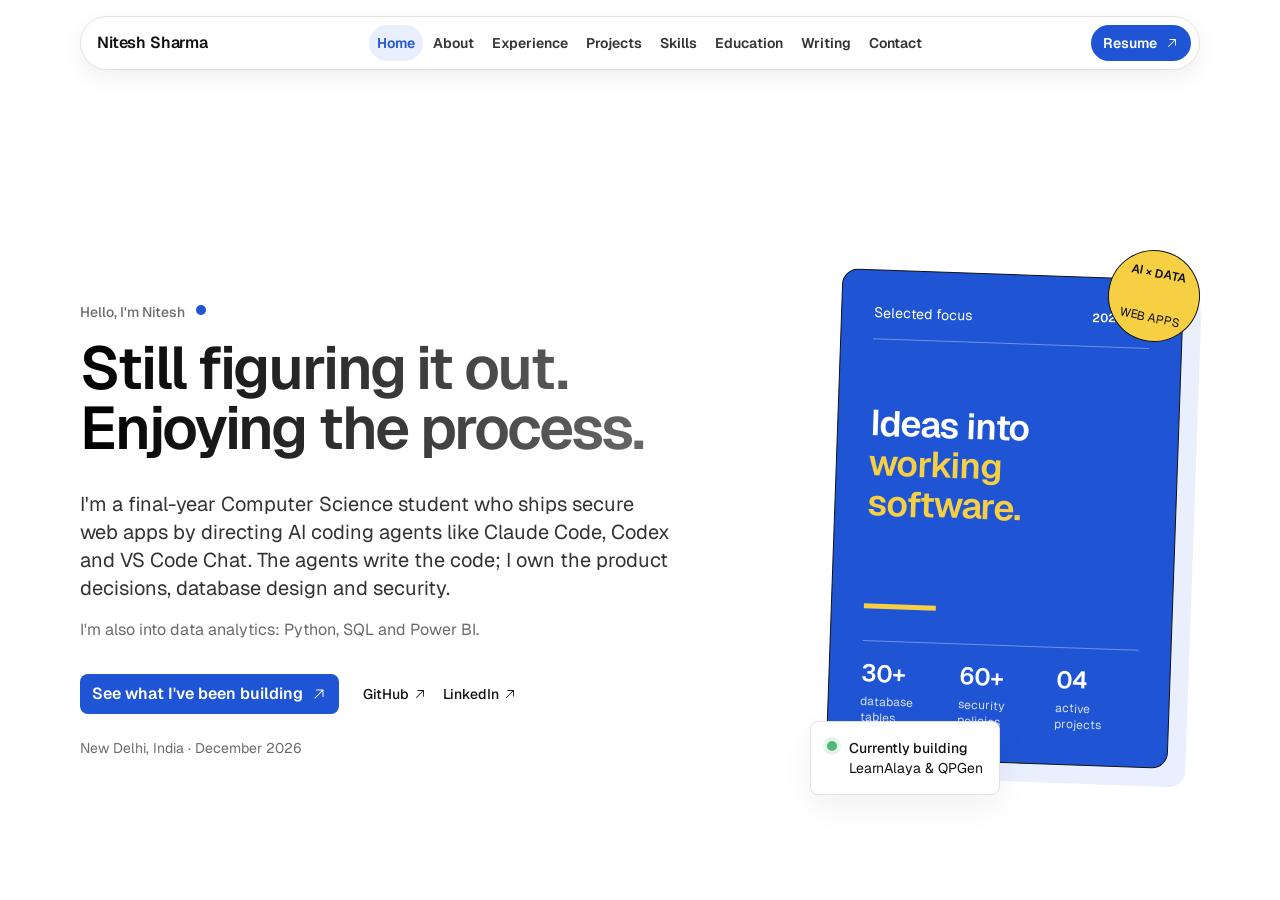
<file: index.html>
<!doctype html>
<html lang="en">
  <head>
    <meta charset="UTF-8" />
    <meta name="viewport" content="width=device-width, initial-scale=1" />
    <meta name="description" content="Nitesh Sharma — final-year CS student who ships secure web apps with AI coding agents, and explores data with Python, SQL and Power BI." />
    <meta name="theme-color" content="#ffffff" />
    <meta property="og:title" content="Nitesh Sharma. A corner of the internet" />
    <meta property="og:description" content="Nitesh Sharma — final-year CS student who ships secure web apps with AI coding agents, and explores data with Python, SQL and Power BI." />
    <meta property="og:type" content="website" />
    <meta name="twitter:card" content="summary" />
    <title>Nitesh Sharma. A corner of the internet</title>
    <link rel="preconnect" href="https://fonts.googleapis.com" />
    <link rel="preconnect" href="https://fonts.gstatic.com" crossorigin />
    <link href="https://fonts.googleapis.com/css2?family=Geist:wght@400;500;600&display=swap" rel="stylesheet" />
    <link rel="stylesheet" href="styles.css" />
    <link rel="icon" href="data:image/svg+xml,%3Csvg xmlns='http://www.w3.org/2000/svg' viewBox='0 0 32 32'%3E%3Crect width='32' height='32' rx='8' fill='%231f55d4'/%3E%3Ctext x='16' y='22' text-anchor='middle' font-family='Arial,sans-serif' font-size='17' font-weight='700' fill='white'%3EN%3C/text%3E%3C/svg%3E" />
  </head>
  <body>
    <a class="skip-link" href="#main-content">Skip to content</a>
    <header class="site-header">
      <a class="wordmark" href="#top">Nitesh Sharma</a>
      <button class="nav-toggle" type="button" aria-expanded="false" aria-controls="site-nav">Menu</button>
      <nav class="site-nav" id="site-nav" aria-label="Primary navigation">
        <a href="#top" aria-current="true">Home</a>
        <a href="#about">About</a>
        <a href="#experience">Experience</a>
        <a href="#projects">Projects</a>
        <a href="#skills">Skills</a>
        <a href="#education">Education</a>
        <a href="#writing">Writing</a>
        <a href="#contact">Contact</a>
      </nav>
      <a class="button-link button-link--small" href="nitesh-details/Nitesh_Sharma_Resume.pdf" target="_blank" rel="noopener" aria-label="View resume">Resume <svg class="icon icon-arrow" viewBox="0 0 256 256" aria-hidden="true" focusable="false"><path d="M200,64V168a8,8,0,0,1-16,0V83.31L69.66,197.66a8,8,0,0,1-11.32-11.32L172.69,72H88a8,8,0,0,1,0-16H192A8,8,0,0,1,200,64Z"/></svg></a>
    </header>

    <main id="main-content">
      <section class="hero page-section is-active" id="top" data-page-section="top" aria-labelledby="hero-title">
        <div class="container hero-grid">
          <div class="hero-copy">
            <p class="eyebrow">Hello, I'm Nitesh <span class="eyebrow-dot" role="img" aria-label="spider-sense"></span></p>
            <h1 id="hero-title">Still figuring it out.<br /><em>Enjoying the process.</em></h1>
            <p class="lede">I'm a final-year Computer Science student who ships secure web apps by directing AI coding agents like Claude Code, Codex and VS Code Chat. The agents write the code; I own the product decisions, database design and security.</p>
            <p class="lede lede-small">I'm also into data analytics: Python, SQL and Power BI.</p>
            <div class="hero-actions">
              <a class="button-link" href="#projects">See what I've been building <svg class="icon icon-arrow" viewBox="0 0 256 256" aria-hidden="true" focusable="false"><path d="M200,64V168a8,8,0,0,1-16,0V83.31L69.66,197.66a8,8,0,0,1-11.32-11.32L172.69,72H88a8,8,0,0,1,0-16H192A8,8,0,0,1,200,64Z"/></svg></a>
              <span class="hero-links"><a href="https://github.com/niteshcore" target="_blank" rel="noopener">GitHub <svg class="icon icon-arrow" viewBox="0 0 256 256" aria-hidden="true" focusable="false"><path d="M200,64V168a8,8,0,0,1-16,0V83.31L69.66,197.66a8,8,0,0,1-11.32-11.32L172.69,72H88a8,8,0,0,1,0-16H192A8,8,0,0,1,200,64Z"/></svg></a><a href="https://www.linkedin.com/in/niteshscore/" target="_blank" rel="noopener">LinkedIn <svg class="icon icon-arrow" viewBox="0 0 256 256" aria-hidden="true" focusable="false"><path d="M200,64V168a8,8,0,0,1-16,0V83.31L69.66,197.66a8,8,0,0,1-11.32-11.32L172.69,72H88a8,8,0,0,1,0-16H192A8,8,0,0,1,200,64Z"/></svg></a></span>
            </div>
            <p class="location-note">New Delhi, India · <span id="current-date"></span></p>
          </div>
          <div class="hero-visual" aria-label="A snapshot of Nitesh's work">
            <div class="hero-panel">
              <div class="hero-panel-top"><span>Selected focus</span><strong>2026 / 27</strong></div>
              <p class="hero-panel-title">Ideas into<br /><em>working software.</em></p>
              <div class="hero-panel-rule"></div>
              <div class="hero-metrics">
                <div><strong>30+</strong><span>database tables</span></div>
                <div><strong>60+</strong><span>security policies</span></div>
                <div><strong>04</strong><span>active projects</span></div>
              </div>
            </div>
            <div class="hero-note">
              <span class="hero-note-dot"></span>
              <div><strong>Currently building</strong><br />LearnAlaya &amp; QPGen</div>
            </div>
            <div class="hero-stamp">AI × DATA<br /><span>WEB APPS</span></div>
          </div>
        </div>
      </section>

      <section class="section section--soft page-section" id="about" data-page-section="about" aria-labelledby="about-title">
        <div class="container about-grid">
          <div class="about-copy">
            <p class="eyebrow">A little more about me</p>
            <h2 id="about-title">About<span class="accent">.</span></h2>
            <p class="about-lead">I'm interested in the space where <strong>ideas become working software</strong>. I've built a certificate verification portal for an animation studio, I'm building a full coaching-institute platform for a client, and I made QPGen, an AI question paper generator. On the side, I enjoy cleaning messy datasets and finding patterns in them.</p>
            <p>I'm currently pursuing a B.Tech in Computer Science &amp; Engineering at K.R. Mangalam University. I expect to graduate in July 2027.</p>
          </div>
          <aside class="snapshot-card" aria-labelledby="currently-title">
            <p class="eyebrow">A live snapshot</p>
            <h3 class="snapshot-heading" id="currently-title">Currently<span class="accent">.</span></h3>
            <div class="snapshot-list" id="snapshot-list"></div>
          </aside>
        </div>
      </section>

      <div class="tagline-section page-section" data-page-section="about" aria-hidden="true">
        <div class="container">
          <p class="tagline">The agent is fast.<br />Being responsible for what it ships is still my job.</p>
        </div>
      </div>

      <section class="section page-section" id="experience" data-page-section="experience" aria-labelledby="experience-title">
        <div class="container">
          <div class="section-head">
            <p class="eyebrow">Where I've worked</p>
            <h2 id="experience-title">Experience<span class="accent">.</span></h2>
          </div>
          <div class="experience-list" id="experience-list"></div>
        </div>
      </section>

      <section class="section section--soft page-section" id="projects" data-page-section="projects" aria-labelledby="projects-title">
        <div class="container">
          <div class="section-head">
            <p class="eyebrow">Selected work</p>
            <h2 id="projects-title">Projects<span class="accent">.</span></h2>
          </div>
          <div class="featured-list" id="featured-list"></div>
          <div class="projects-grid" id="projects-list"></div>
        </div>
      </section>

      <section class="section page-section" id="skills" data-page-section="skills" aria-labelledby="skills-title">
        <div class="container">
          <div class="section-head">
            <p class="eyebrow">The toolkit</p>
            <h2 id="skills-title">Skills<span class="accent">.</span></h2>
          </div>
          <div class="skills-list" id="skills-list"></div>
        </div>
      </section>

      <section class="section section--soft page-section" id="education" data-page-section="education" aria-labelledby="education-title">
        <div class="container education-grid">
          <div>
            <div class="section-head">
              <p class="eyebrow">The groundwork</p>
              <h2 id="education-title">Education &amp; credentials<span class="accent">.</span></h2>
            </div>
            <div class="education-card">
              <span class="item-year">Expected July 2027</span>
              <h3>B.Tech Computer Science &amp; Engineering</h3>
              <p>K.R. Mangalam University · Gurugram, Haryana</p>
            </div>
          </div>
          <div class="credential-list" id="credential-list"></div>
        </div>
      </section>

      <section class="section page-section" id="writing" data-page-section="writing" aria-labelledby="writing-title">
        <div class="container">
          <div class="section-head">
            <p class="eyebrow">Notes, questions &amp; rabbit holes</p>
            <h2 id="writing-title">Thoughts<span class="accent">.</span></h2>
            <p class="section-intro">A place to put things before they disappear. Lessons, observations and unfinished thoughts.</p>
          </div>
          <div class="thoughts-list" id="thoughts-list"></div>
        </div>
      </section>
    </main>

    <footer class="site-footer page-section" id="contact" data-page-section="contact" aria-labelledby="contact-title">
      <div class="container">
        <div class="contact-block">
          <h2 class="contact-title" id="contact-title">Say hello<span class="accent">.</span></h2>
          <a class="contact-email" href="mailto:niteshs11a@gmail.com">niteshs11a@gmail.com</a>
          <div class="social-links">
            <a href="https://github.com/niteshcore" target="_blank" rel="noopener">GitHub <svg class="icon icon-arrow" viewBox="0 0 256 256" aria-hidden="true" focusable="false"><path d="M200,64V168a8,8,0,0,1-16,0V83.31L69.66,197.66a8,8,0,0,1-11.32-11.32L172.69,72H88a8,8,0,0,1,0-16H192A8,8,0,0,1,200,64Z"/></svg></a>
            <a href="https://www.linkedin.com/in/niteshscore/" target="_blank" rel="noopener">LinkedIn <svg class="icon icon-arrow" viewBox="0 0 256 256" aria-hidden="true" focusable="false"><path d="M200,64V168a8,8,0,0,1-16,0V83.31L69.66,197.66a8,8,0,0,1-11.32-11.32L172.69,72H88a8,8,0,0,1,0-16H192A8,8,0,0,1,200,64Z"/></svg></a>
          </div>
        </div>
        <div class="footer-bottom">
          <span>© <span id="year">2026</span> Nitesh Sharma</span>
          <span>Made with data, curiosity, and care.</span>
        </div>
      </div>
    </footer>

    <div class="lightbox" id="lightbox" role="dialog" aria-modal="true" aria-label="Enlarged project image" hidden>
      <button class="lightbox-close" type="button" aria-label="Close image"><svg class="icon" viewBox="0 0 256 256" aria-hidden="true" focusable="false"><path d="M205.66,194.34a8,8,0,0,1-11.32,11.32L128,139.31,61.66,205.66a8,8,0,0,1-11.32-11.32L116.69,128,50.34,61.66A8,8,0,0,1,61.66,50.34L128,116.69l66.34-66.35a8,8,0,0,1,11.32,11.32L139.31,128Z"/></svg></button>
      <img id="lightbox-image" alt="" />
    </div>
    <script src="script.js"></script>
  </body>
</html>
</file>
<file: styles.css>
/* A plain, well-made portfolio: white and warm-grey surfaces, one blue accent, Geist throughout.
   Tailwind type scale, fixed spacing scale, flat backgrounds (the hero heading's text gradient
   is the one exception), one easing curve. */
:root {
    /* Colour */
    --bg:#ffffff;
    --bg-soft:#f6f5f2;
    --surface:#ffffff;
    --surface-glass:rgba(255,255,255,.85);
    --border:#e4e2dd;
    --ink:#111111;
    --ink-soft:#333333;
    --muted:#6b6b6b;
    --accent:#1f55d4;
    --accent-hover:#1a47b2;
    --accent-soft:#e9effc;
    --on-accent:#ffffff;
    --dark:#181818;
    --dark-border:rgba(255,255,255,.14);
    --dark-muted:#9b9b9b;
    --accent-on-dark:#8db0ff;

    /* Shape */
    --radius-sm:6px;
    --radius-md:8px;
    --radius-lg:16px;
    --shadow-nav:0 1px 2px rgba(17,17,17,.04),0 8px 24px rgba(17,17,17,.06);
    --shadow-card:0 12px 32px rgba(17,17,17,.06);

    /* Type */
    --font:"Geist",ui-sans-serif,system-ui,sans-serif;
    --heading-1:600 3.75rem/1 var(--font);
    --heading-2:600 3rem/1 var(--font);
    --heading-3:600 2.25rem/2.5rem var(--font);
    --heading-4:600 1.875rem/2.25rem var(--font);
    --heading-5:600 1.5rem/2rem var(--font);
    --heading-6:600 1.25rem/1.75rem var(--font);
    --title-1:500 1.25rem/1.75rem var(--font);
    --title-6:500 1.5rem/2rem var(--font);
    --body-1:600 1rem/1.5rem var(--font);
    --body-3:400 1rem/1.5rem var(--font);
    --body-6:400 .875rem/1.25rem var(--font);
    --body-7:400 1.25rem/1.75rem var(--font);
    --body-8:400 1.125rem/1.75rem var(--font);
    --button-md:600 1rem/1.5rem var(--font);
    --button-sm:600 .875rem/1.25rem var(--font);
    --caption-1:500 .875rem/1.25rem var(--font);
    --caption-2:400 .875rem/1.25rem var(--font);
    --caption-3:600 .75rem/1rem var(--font);
    --caption-4:500 .75rem/1rem var(--font);
    --caption-5:400 .75rem/1rem var(--font);

    /* Spacing */
    --space-25:2px;
    --space-50:4px;
    --space-75:8px;
    --space-100:12px;
    --space-200:16px;
    --space-300:24px;
    --space-400:32px;
    --space-500:40px;
    --space-600:48px;
    --space-700:64px;
    --space-800:80px;
    --space-900:96px;

    /* Motion */
    --ease:cubic-bezier(.22,1,.36,1);
    --move:500ms;
    --fade:300ms;
    --reveal:700ms;

    /* Layers */
    --z-header:10;
    --z-lightbox:30;
    --z-skip:40
}

*,*::before,*::after {
    box-sizing:border-box
}

html {
    background:var(--bg)
}

body {
    margin:0;
    background:var(--bg);
    color:var(--ink);
    font:var(--body-3);
    -webkit-font-smoothing:antialiased;
    overflow:hidden
}

h1,h2,h3,p {
    margin-top:0
}

em {
    font-style:normal
}

::selection {
    background:var(--accent-soft)
}

:focus-visible {
    outline:2px solid var(--accent);
    outline-offset:var(--space-25)
}

/* Anchor targets stop short of the floating nav */
.icon {
    width:1em;
    height:1em;
    flex:none;
    fill:currentColor;
    transition:transform var(--move) var(--ease)
}

a:hover .icon-arrow,a:focus-visible .icon-arrow {
    transform:translate(2px,-2px)
}

.skip-link {
    position:absolute;
    top:var(--space-200);
    left:var(--space-200);
    z-index:var(--z-skip);
    padding:var(--space-75) var(--space-100);
    border-radius:var(--radius-md);
    background:var(--accent);
    color:var(--on-accent);
    font:var(--button-sm);
    text-decoration:none;
    transform:translateY(-200%);
    transition:transform var(--move) var(--ease)
}

.skip-link:focus {
    transform:none
}

.container {
    width:min(1120px,calc(100% - var(--space-600)));
    margin-inline:auto
}

/* Floating navigation */

.site-header {
    position:fixed;
    top:var(--space-200);
    z-index:var(--z-header);
    width:min(1120px,calc(100% - var(--space-600)));
    max-width:calc(100% - var(--space-400));
    left:50%;
    transform:translateX(-50%);
    margin:0 auto;
    display:flex;
    align-items:center;
    gap:var(--space-400);
    padding:var(--space-75) var(--space-75) var(--space-75) var(--space-200);
    border:1px solid var(--border);
    border-radius:9999px;
    background:var(--surface-glass);
    -webkit-backdrop-filter:blur(16px);
    backdrop-filter:blur(16px);
    box-shadow:var(--shadow-nav)
}

.wordmark {
    font:var(--body-1);
    letter-spacing:-.01em;
    color:var(--ink);
    text-decoration:none;
    white-space:nowrap
}

.site-nav {
    display:flex;
    flex:1;
    justify-content:center;
    gap:var(--space-25)
}

.site-nav a {
    font:var(--button-sm);
    padding:var(--space-75) var(--space-75);
    border-radius:9999px;
    color:var(--ink-soft);
    text-decoration:none;
    transition:background-color var(--fade) var(--ease),color var(--fade) var(--ease)
}

.site-nav a:hover {
    background:var(--bg-soft);
    color:var(--ink)
}

.site-nav a[aria-current=true] {
    background:var(--accent-soft);
    color:var(--accent)
}

.nav-toggle {
    display:none;
    font:var(--button-sm);
    padding:var(--space-75) var(--space-100);
    border:1px solid var(--border);
    border-radius:9999px;
    background:var(--surface);
    color:var(--ink);
    cursor:pointer
}

/* Buttons */

.button-link {
    display:inline-flex;
    align-items:center;
    gap:var(--space-75);
    font:var(--button-md);
    padding:var(--space-75) var(--space-100);
    border-radius:var(--radius-md);
    background:var(--accent);
    color:var(--on-accent);
    text-decoration:none;
    white-space:nowrap;
    transition:background-color var(--fade) var(--ease),transform var(--fade) var(--ease)
}

.button-link:hover {
    background:var(--accent-hover);
    transform:translateY(-1px)
}

.button-link:active {
    transform:scale(.98)
}

.button-link--small {
    font:var(--button-sm);
    border-radius:9999px
}

/* Shared type */

.eyebrow {
    font:var(--caption-1);
    color:var(--muted);
    margin:0 0 var(--space-200)
}

.eyebrow-dot {
    display:inline-block;
    width:10px;
    height:10px;
    border-radius:9999px;
    background:var(--accent);
    margin:0 0 var(--space-25) var(--space-75)
}

h1 {
    width:fit-content;
    max-width:680px;
    font:var(--heading-1);
    letter-spacing:-.035em;
    margin:0 0 var(--space-300);
    padding-bottom:var(--space-75);
    text-wrap:balance;
    background:linear-gradient(90deg,#000000,#666666);
    -webkit-background-clip:text;
    background-clip:text;
    color:transparent
}

h2 {
    font:var(--heading-3);
    letter-spacing:-.025em;
    margin:0;
    text-wrap:balance
}

.accent {
    color:var(--accent)
}

.section-head {
    max-width:680px;
    margin-bottom:var(--space-600)
}

.section-intro {
    font:var(--body-8);
    color:var(--muted);
    margin:var(--space-200) 0 0;
    text-wrap:pretty
}

/* Hero */

.hero {
    padding:var(--space-600) 0
}

.hero-grid {
    display:grid;
    grid-template-columns:minmax(0,1.05fr) minmax(300px,.8fr);
    gap:var(--space-800);
    align-items:center;
    min-height:calc(100vh - var(--space-700))
}

.hero-visual {
    position:relative;
    width:min(100%,390px);
    justify-self:end;
    padding:var(--space-300) var(--space-300) var(--space-600)
}

.hero-panel {
    position:relative;
    min-height:390px;
    padding:var(--space-400);
    border:1px solid var(--ink);
    border-radius:var(--radius-lg);
    background:var(--accent);
    color:var(--on-accent);
    box-shadow:18px 18px 0 var(--accent-soft);
    transform:rotate(2deg)
}

.hero-panel-top {
    display:flex;
    justify-content:space-between;
    padding-bottom:var(--space-200);
    border-bottom:1px solid rgba(255,255,255,.35);
    font:var(--caption-2)
}

.hero-panel-top strong {
    font:var(--caption-3)
}

.hero-panel-title {
    margin:var(--space-700) 0 var(--space-800);
    font:var(--heading-3);
    letter-spacing:-.03em
}

.hero-panel-title em {
    color:#f6cf43
}

.hero-panel-rule {
    width:72px;
    height:5px;
    margin-bottom:var(--space-400);
    background:#f6cf43
}

.hero-metrics {
    display:grid;
    grid-template-columns:repeat(3,1fr);
    gap:var(--space-200);
    padding-top:var(--space-200);
    border-top:1px solid rgba(255,255,255,.35)
}

.hero-metrics div {
    display:grid;
    gap:var(--space-50)
}

.hero-metrics strong {
    font:var(--heading-5)
}

.hero-metrics span {
    font:var(--caption-5);
    color:rgba(255,255,255,.8)
}

.hero-note {
    position:absolute;
    left:0;
    bottom:var(--space-200);
    display:flex;
    align-items:flex-start;
    gap:var(--space-100);
    padding:var(--space-200);
    border:1px solid var(--border);
    border-radius:var(--radius-md);
    background:var(--surface);
    box-shadow:var(--shadow-card);
    font:var(--caption-2)
}

.hero-note strong {
    font:var(--caption-1)
}

.hero-note-dot {
    width:10px;
    height:10px;
    margin-top:3px;
    border-radius:50%;
    background:#54b77a;
    box-shadow:0 0 0 4px #e5f5ea
}

.hero-stamp {
    position:absolute;
    top:0;
    right:0;
    display:grid;
    place-items:center;
    width:92px;
    height:92px;
    border:1px solid var(--ink);
    border-radius:50%;
    background:#f6cf43;
    color:var(--ink);
    font:var(--caption-3);
    line-height:1.2;
    text-align:center;
    transform:rotate(12deg)
}

.hero-stamp span {
    font:var(--caption-5)
}

.lede {
    font:var(--body-7);
    color:var(--ink-soft);
    max-width:600px;
    margin:0 0 var(--space-200);
    text-wrap:pretty
}

.lede-small {
    font:var(--body-3);
    color:var(--muted);
    max-width:480px
}

.hero-actions {
    display:flex;
    flex-wrap:wrap;
    align-items:center;
    gap:var(--space-200) var(--space-300);
    margin-top:var(--space-400)
}

.hero-links {
    display:inline-flex;
    gap:var(--space-200)
}

.hero-links a {
    display:inline-flex;
    align-items:center;
    gap:var(--space-50);
    font:var(--caption-1);
    color:var(--ink);
    text-decoration:none;
    transition:color var(--fade) var(--ease)
}

.hero-links a:hover {
    color:var(--accent)
}

.location-note {
    font:var(--caption-2);
    color:var(--muted);
    margin:var(--space-300) 0 0
}

/* Section switcher */

main {
    height:100vh;
    padding-top:var(--space-700)
}

.page-section {
    display:none;
    height:100%;
    overflow-y:auto;
    scrollbar-width:none;
}

.page-section::-webkit-scrollbar {
    display:none
}

.page-section.is-active {
    display:block;
    animation:section-in var(--fade) var(--ease)
}

.page-section.section {
    display:none;
    align-items:center
}

.page-section.section.is-active {
    display:flex
}

.page-section.section > .container {
    width:min(1120px,calc(100% - var(--space-600)))
}

.page-section[aria-hidden=true] {
    display:none
}

.section {
    padding:var(--space-900) 0
}

.section--soft {
    background:var(--bg-soft)
}

/* About with a live snapshot beside it */

.about-grid {
    display:grid;
    grid-template-columns:minmax(0,1fr) 380px;
    gap:var(--space-700);
    align-items:start
}

.about-copy h2 {
    margin-bottom:var(--space-400)
}

.about-lead {
    font:var(--title-6);
    letter-spacing:-.01em;
    margin:0 0 var(--space-300);
    max-width:640px;
    text-wrap:pretty
}

.about-copy p:last-child {
    font:var(--body-3);
    color:var(--muted);
    max-width:560px;
    margin:0
}

.snapshot-card {
    padding:var(--space-300);
    border:1px solid var(--border);
    border-radius:var(--radius-lg);
    background:var(--surface)
}

.snapshot-card .eyebrow {
    margin-bottom:var(--space-50)
}

.snapshot-heading {
    font:var(--heading-5);
    letter-spacing:-.015em;
    margin:0 0 var(--space-300)
}

.snapshot-item+.snapshot-item {
    border-top:1px solid var(--border);
    padding-top:var(--space-200);
    margin-top:var(--space-200)
}

.snapshot-label {
    font:var(--caption-3);
    color:var(--accent);
    letter-spacing:.04em;
    text-transform:uppercase
}

.snapshot-title {
    font:var(--body-1);
    margin:var(--space-50) 0 0
}

.snapshot-item p {
    font:var(--body-6);
    color:var(--muted);
    margin:var(--space-50) 0 0
}

/* Tagline: words light up as it scrolls into view */

.tagline-section {
    padding:var(--space-800) 0
}

.tagline {
    max-width:960px;
    margin:0;
    padding-left:var(--space-300);
    border-left:4px solid var(--accent);
    font:var(--heading-3);
    letter-spacing:-.025em;
    text-wrap:balance
}

.tagline .word {
    opacity:.3;
    transition:opacity var(--move) var(--ease)
}

.tagline .word.is-lit {
    opacity:1
}

/* Experience */

.experience-item {
    display:grid;
    grid-template-columns:260px minmax(0,1fr);
    gap:var(--space-500);
    padding:var(--space-400) 0;
    border-top:1px solid var(--border)
}

.experience-item:last-child {
    border-bottom:1px solid var(--border)
}

.experience-item h3 {
    font:var(--heading-6);
    letter-spacing:-.01em;
    margin:0
}

.item-meta {
    font:var(--body-6);
    color:var(--muted);
    margin:var(--space-50) 0 0
}

.experience-item>ul {
    font:var(--body-3);
    color:var(--ink-soft);
    margin:0;
    padding:0;
    list-style:none;
    max-width:640px
}

.experience-item li {
    position:relative;
    padding-left:var(--space-300)
}

.experience-item li::before {
    content:"";
    position:absolute;
    left:0;
    top:var(--space-75);
    width:8px;
    height:8px;
    border-radius:9999px;
    background:var(--accent)
}

.experience-item li+li {
    margin-top:var(--space-75)
}

/* Projects */

.featured-list {
    display:grid;
    gap:var(--space-300);
    margin-bottom:var(--space-300)
}

.projects-grid {
    display:grid;
    grid-template-columns:repeat(2,minmax(0,1fr));
    gap:var(--space-300)
}

.project-card {
    display:flex;
    flex-direction:column;
    padding:var(--space-300);
    border:1px solid var(--border);
    border-radius:var(--radius-lg);
    background:var(--surface);
    transition:box-shadow var(--fade) var(--ease)
}

.project-card:hover {
    box-shadow:var(--shadow-card)
}

.project-card--featured {
    display:grid;
    grid-template-columns:minmax(0,1.1fr) minmax(0,1fr);
    gap:var(--space-500);
    align-items:start
}

.project-media {
    display:grid;
    gap:var(--space-100)
}

.project-body {
    display:flex;
    flex-direction:column;
    flex:1;
    min-width:0
}

.project-gallery {
    display:grid;
    grid-template-columns:repeat(3,minmax(0,1fr));
    gap:var(--space-100)
}

.gallery-item {
    margin:0;
    min-width:0
}

.gallery-thumb {
    display:block;
    width:100%;
    padding:0;
    overflow:hidden;
    border:1px solid var(--border);
    border-radius:var(--radius-md);
    background:var(--bg-soft);
    cursor:zoom-in
}

.gallery-thumb img {
    display:block;
    width:100%;
    aspect-ratio:16/10;
    object-fit:cover;
    object-position:top;
    transition:transform var(--move) var(--ease)
}

.gallery-thumb:hover img {
    transform:scale(1.02)
}

.gallery-item figcaption {
    font:var(--caption-5);
    color:var(--muted);
    margin-top:var(--space-50)
}

.project-number {
    font:var(--caption-3);
    color:var(--accent);
    letter-spacing:.04em
}

.project-card h3 {
    font:var(--heading-5);
    letter-spacing:-.015em;
    margin:var(--space-75) 0 var(--space-50)
}

.project-summary {
    font:var(--body-6);
    color:var(--muted);
    margin:0 0 var(--space-200)
}

.project-description {
    font:var(--body-3);
    color:var(--ink-soft);
    margin:0 0 var(--space-200);
    text-wrap:pretty
}

.tech-list {
    display:flex;
    flex-wrap:wrap;
    gap:var(--space-75);
    list-style:none;
    margin:0 0 var(--space-300);
    padding:0
}

.tech-list li {
    font:var(--caption-4);
    color:var(--ink-soft);
    padding:var(--space-25) var(--space-75);
    border:1px solid var(--border);
    border-radius:var(--radius-sm);
    background:var(--bg-soft)
}

.project-links {
    display:flex;
    flex-wrap:wrap;
    gap:var(--space-75) var(--space-300);
    margin-top:auto
}

.project-link {
    display:inline-flex;
    align-items:center;
    gap:var(--space-50);
    font:var(--button-sm);
    color:var(--accent);
    text-decoration:none;
    transition:color var(--fade) var(--ease)
}

.project-link:hover {
    color:var(--accent-hover);
    text-decoration:underline;
    text-underline-offset:4px
}

/* Skills */

.skill-group {
    display:grid;
    grid-template-columns:200px minmax(0,1fr);
    gap:var(--space-300);
    align-items:start;
    padding:var(--space-300) 0;
    border-top:1px solid var(--border)
}

.skill-group:last-child {
    border-bottom:1px solid var(--border)
}

.skill-group h3 {
    font:var(--body-1);
    margin:var(--space-50) 0 0
}

.skill-chips {
    display:flex;
    flex-wrap:wrap;
    gap:var(--space-75)
}

.skill-chip {
    font:var(--caption-1);
    color:var(--ink-soft);
    padding:var(--space-50) var(--space-100);
    border:1px solid var(--border);
    border-radius:9999px;
    background:var(--bg-soft)
}

/* Education & credentials */

.education-grid {
    display:grid;
    grid-template-columns:minmax(0,1fr) minmax(0,1fr);
    gap:var(--space-700);
    align-items:start
}

.education-card {
    padding:var(--space-300);
    border:1px solid var(--border);
    border-radius:var(--radius-lg);
    background:var(--surface)
}

.item-year {
    display:block;
    font:var(--caption-3);
    color:var(--accent);
    letter-spacing:.02em;
    margin-bottom:var(--space-75)
}

.education-card h3 {
    font:var(--heading-6);
    letter-spacing:-.01em;
    margin:0 0 var(--space-25)
}

.education-card p {
    font:var(--body-6);
    color:var(--muted);
    margin:0
}

.credential {
    display:flex;
    justify-content:space-between;
    align-items:baseline;
    gap:var(--space-200);
    font:var(--body-3);
    color:var(--ink);
    padding:var(--space-200) 0;
    border-top:1px solid var(--border);
    text-decoration:none;
    transition:color var(--fade) var(--ease)
}

.credential:last-child {
    border-bottom:1px solid var(--border)
}

.credential span {
    flex:none;
    display:inline-flex;
    align-items:center;
    gap:var(--space-50);
    font:var(--caption-1);
    color:var(--accent)
}

.credential:hover {
    color:var(--accent)
}

/* Thoughts */

.thought {
    display:grid;
    grid-template-columns:160px minmax(0,1fr) 24px;
    gap:var(--space-300);
    padding:var(--space-300) 0;
    border-top:1px solid var(--border);
    cursor:pointer
}

.thought:last-child {
    border-bottom:1px solid var(--border)
}

.thought time {
    font:var(--caption-1);
    color:var(--muted);
    padding-top:var(--space-50)
}

.thought h3 {
    font:var(--heading-6);
    letter-spacing:-.01em;
    margin:0 0 var(--space-50);
    transition:color var(--fade) var(--ease)
}

.thought:hover h3 {
    color:var(--accent)
}

.thought p {
    font:var(--body-6);
    color:var(--muted);
    margin:0;
    max-width:620px
}

.thought-arrow {
    color:var(--accent);
    font-size:20px;
    padding-top:var(--space-50)
}

.thought.is-open .thought-arrow .icon {
    transform:rotate(180deg)
}

.thought-body {
    display:none;
    grid-column:2 / 4;
    font:var(--body-8);
    max-width:640px;
    color:var(--ink-soft)
}

.thought.is-open .thought-body {
    display:block;
    animation:appear var(--move) var(--ease)
}

/* Footer and contact */

.site-footer {
    background:var(--dark);
    color:#ffffff;
    padding:var(--space-900) 0 var(--space-600)
}

@keyframes section-in {
    from {
        opacity:0;
        transform:translateY(var(--space-75))
    }
}

.contact-title {
    font:var(--heading-2);
    letter-spacing:-.025em;
    color:#ffffff;
    margin-bottom:var(--space-300)
}

.contact-title .accent {
    color:var(--accent-on-dark)
}

.contact-email {
    display:inline-block;
    font:var(--title-1);
    color:#ffffff;
    text-decoration:underline;
    text-decoration-color:var(--accent-on-dark);
    text-decoration-thickness:2px;
    text-underline-offset:6px;
    transition:color var(--fade) var(--ease)
}

.contact-email:hover {
    color:var(--accent-on-dark)
}

.social-links {
    display:flex;
    flex-wrap:wrap;
    gap:var(--space-100);
    margin-top:var(--space-400)
}

.social-links a {
    display:inline-flex;
    align-items:center;
    gap:var(--space-50);
    font:var(--button-sm);
    color:#ffffff;
    padding:var(--space-75) var(--space-200);
    border:1px solid var(--dark-border);
    border-radius:9999px;
    text-decoration:none;
    transition:border-color var(--fade) var(--ease),background-color var(--fade) var(--ease)
}

.social-links a:hover {
    border-color:#ffffff;
    background:rgba(255,255,255,.08)
}

.footer-bottom {
    display:flex;
    flex-wrap:wrap;
    justify-content:space-between;
    gap:var(--space-75) var(--space-400);
    margin-top:var(--space-700);
    padding-top:var(--space-300);
    border-top:1px solid var(--dark-border);
    font:var(--caption-2);
    color:var(--dark-muted)
}

/* Lightbox */

.lightbox {
    position:fixed;
    inset:0;
    z-index:var(--z-lightbox);
    display:flex;
    align-items:center;
    justify-content:center;
    padding:var(--space-700) var(--space-300);
    background:rgba(17,17,17,.92);
    cursor:zoom-out;
    animation:fade-in var(--fade) var(--ease)
}

.lightbox[hidden] {
    display:none
}

.lightbox img {
    display:block;
    max-width:100%;
    max-height:100%;
    border-radius:var(--radius-md);
    cursor:default;
    animation:zoom-in var(--move) var(--ease)
}

.lightbox-close {
    position:absolute;
    top:var(--space-200);
    right:var(--space-200);
    display:grid;
    place-items:center;
    width:40px;
    height:40px;
    border:1px solid var(--border);
    border-radius:9999px;
    background:var(--surface);
    color:var(--ink);
    font-size:20px;
    cursor:pointer;
    transition:background-color var(--fade) var(--ease)
}

.lightbox-close:hover {
    background:var(--bg-soft)
}

.lightbox-open {
    overflow:hidden
}

@keyframes appear {
    from {
        opacity:0;
        transform:translateY(var(--space-75))
    }
    to {
        opacity:1;
        transform:none
    }
}

@keyframes fade-in {
    from {
        opacity:0
    }
}

@keyframes zoom-in {
    from {
        opacity:0;
        transform:scale(.98)
    }
}

/* Scroll reveals (classes are added by script.js, so the page reads fine without JS) */

.reveal {
    opacity:0;
    transform:translateY(var(--space-300));
    transition:opacity var(--reveal) var(--ease),transform var(--reveal) var(--ease)
}

.reveal.is-revealed {
    opacity:1;
    transform:none
}

/* Responsive */

@media(max-width:1099px) {
    .about-grid {
        grid-template-columns:minmax(0,1fr) 320px;
        gap:var(--space-600)
    }
    .project-card--featured {
        grid-template-columns:1fr;
        gap:var(--space-300)
    }
    .experience-item {
        grid-template-columns:220px minmax(0,1fr);
        gap:var(--space-400)
    }
}

@media(max-width:900px) {
    .site-header {
        display:grid;
        grid-template-columns:minmax(0,1fr) auto;
        width:calc(100% - var(--space-300));
        gap:var(--space-100) var(--space-200);
        padding:var(--space-100) var(--space-100) var(--space-100) var(--space-200);
        border-radius:var(--radius-lg)
    }
    .nav-toggle {
        display:none
    }
    .button-link--small {
        order:2
    }
    .site-nav {
        grid-column:1 / -1;
        order:3;
        display:flex;
        flex-wrap:nowrap;
        justify-content:flex-start;
        gap:var(--space-50);
        min-width:0;
        margin:0;
        padding-top:var(--space-100);
        border-top:1px solid var(--border);
        overflow-x:auto;
        scrollbar-width:none
    }
    .site-nav::-webkit-scrollbar {
        display:none
    }
    main {
        padding-top:150px
    }
    .page-section.section {
        padding-top:var(--space-500)
    }
    .page-section.hero {
        padding-top:var(--space-500)
    }
    .hero-grid {
        grid-template-columns:1fr;
        gap:var(--space-500);
        min-height:auto
    }
    .hero-visual {
        width:min(100%,280px);
        justify-self:center;
        grid-row:2
    }
    .hero-copy {
        grid-row:1
    }
    .hero-stamp {
        width:72px;
        height:72px
    }
    .site-nav a {
        flex:0 0 auto;
        padding:var(--space-75) var(--space-75);
        border-radius:var(--radius-md);
        text-align:center;
        font-size:.75rem
    }
    .hero {
        padding:var(--space-700) 0 var(--space-800)
    }
    .about-grid,.education-grid {
        grid-template-columns:1fr;
        gap:var(--space-600)
    }
    .experience-item {
        grid-template-columns:1fr;
        gap:var(--space-100)
    }
    .skill-group {
        grid-template-columns:1fr;
        gap:var(--space-100)
    }
}

@media(max-width:780px) {
    .container {
        width:calc(100% - var(--space-400))
    }
    .section {
        padding:var(--space-700) 0
    }
    .tagline-section {
        padding:var(--space-600) 0
    }
    .lede {
        font:var(--body-8)
    }
    .hero-actions {
        flex-direction:column;
        align-items:flex-start
    }
    .about-lead {
        font:var(--title-1)
    }
    .tagline {
        font:var(--heading-4);
        letter-spacing:-.02em
    }
    .contact-title {
        font:var(--heading-3)
    }
    .footer-bottom span:nth-child(2) {
        display:none
    }
}

@media(max-width:700px) {
    h1 {
        font:var(--heading-2);
        letter-spacing:-.03em
    }
    .projects-grid {
        grid-template-columns:1fr
    }
}

/* Hero heading steps down the scale so each of its two lines stays whole */
@media(max-width:540px) {
    h1 {
        font:var(--heading-3);
        letter-spacing:-.025em
    }
}

@media(max-width:480px) {
    .project-gallery {
        grid-template-columns:repeat(2,minmax(0,1fr))
    }
    .thought {
        grid-template-columns:minmax(0,1fr) 24px
    }
    .thought time {
        grid-column:1 / 3;
        padding-top:0
    }
    .thought h3 {
        grid-column:1
    }
    .thought-arrow {
        grid-column:2;
        grid-row:2
    }
    .thought p,.thought-body {
        grid-column:1 / 3
    }
}

@media(max-width:400px) {
    h1 {
        font:var(--heading-4)
    }
}

@media(max-width:340px) {
    h1 {
        font:var(--heading-5)
    }
}

/* Reduced motion: movement becomes a plain fade */

@media(prefers-reduced-motion:reduce) {
    .page-section.is-active {
        animation:none
    }
    .thought.is-open .thought-body,.lightbox img {
        animation-name:fade-in
    }
    .reveal {
        transform:none;
        transition:opacity var(--fade) var(--ease)
    }
    .tagline .word {
        opacity:1;
        transition:none
    }
    .button-link:hover,.gallery-thumb:hover img {
        transform:none
    }
}
</file>
